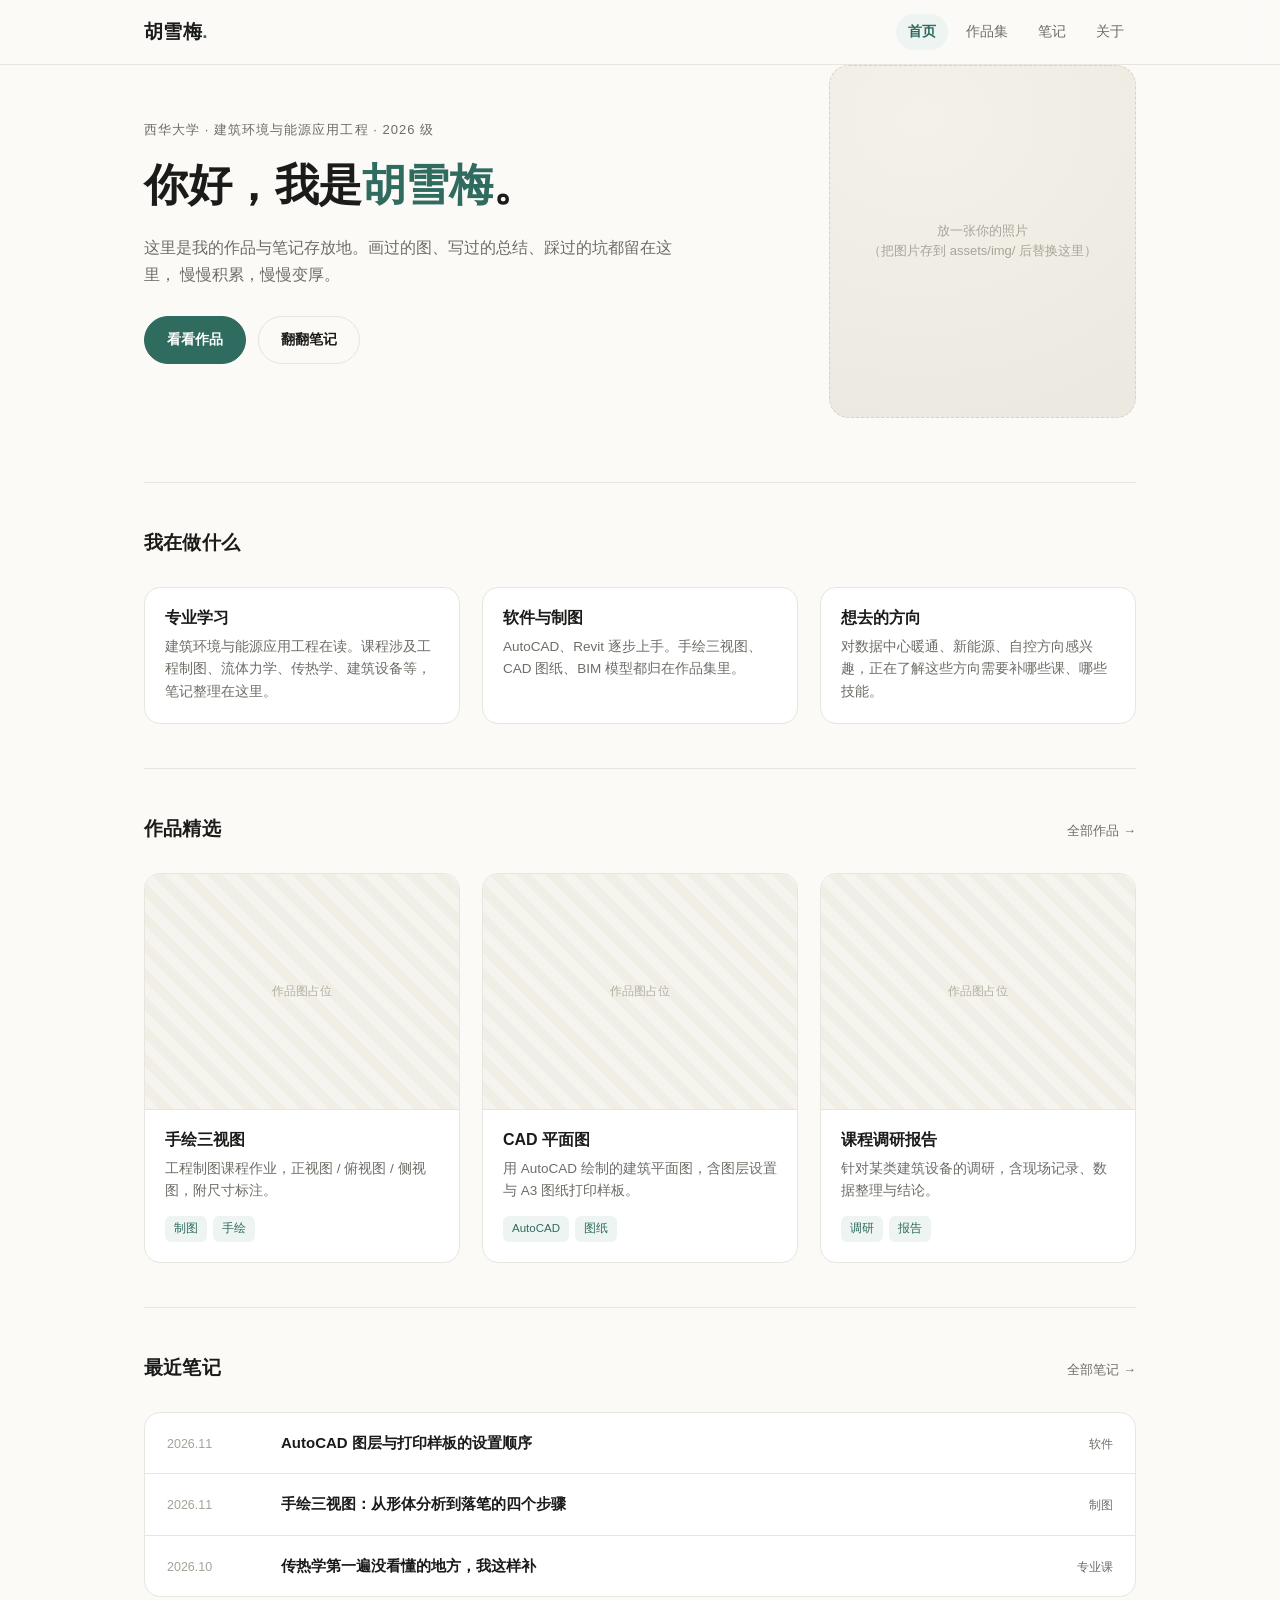
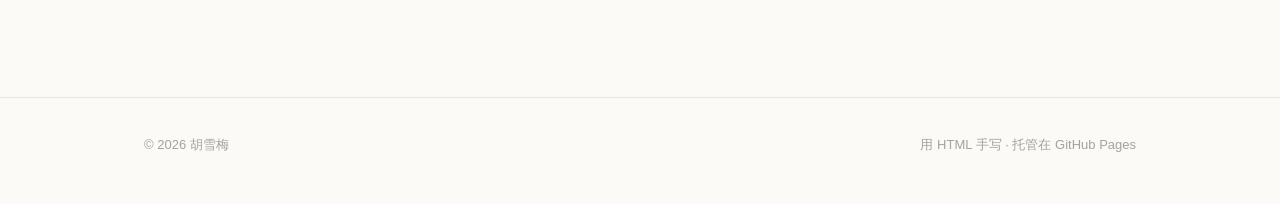
<file: index.html>
<!DOCTYPE html>
<html lang="zh-CN">
<head>
<meta charset="UTF-8">
<meta name="viewport" content="width=device-width, initial-scale=1">
<title>胡雪梅 · 作品集与笔记</title>
<meta name="description" content="胡雪梅的个人作品集与学习笔记">
<link rel="stylesheet" href="assets/style.css">
</head>
<body>

<header class="site-header">
  <div class="wrap header-inner">
    <a class="brand" href="index.html">胡雪梅<span class="dot">.</span></a>
    <nav>
      <a href="index.html" class="active">首页</a>
      <a href="portfolio.html">作品集</a>
      <a href="notes.html">笔记</a>
      <a href="about.html">关于</a>
    </nav>
  </div>
</header>

<main class="wrap">

  <section class="hero">
    <div class="hero-text">
      <p class="eyebrow">西华大学 · 建筑环境与能源应用工程 · 2026 级</p>
      <h1>你好，我是<span class="hl">胡雪梅</span>。</h1>
      <p class="lead">
        这里是我的作品与笔记存放地。画过的图、写过的总结、踩过的坑都留在这里，
        慢慢积累，慢慢变厚。
      </p>
      <div class="hero-actions">
        <a class="btn" href="portfolio.html">看看作品</a>
        <a class="btn ghost" href="notes.html">翻翻笔记</a>
      </div>
    </div>
    <div class="hero-photo">
      放一张你的照片<br>（把图片存到 assets/img/ 后替换这里）
    </div>
  </section>

  <section class="section">
    <div class="section-head">
      <h2>我在做什么</h2>
    </div>
    <div class="grid">
      <article class="card">
        <div class="card-body">
          <h3>专业学习</h3>
          <p>建筑环境与能源应用工程在读。课程涉及工程制图、流体力学、传热学、建筑设备等，笔记整理在这里。</p>
        </div>
      </article>
      <article class="card">
        <div class="card-body">
          <h3>软件与制图</h3>
          <p>AutoCAD、Revit 逐步上手。手绘三视图、CAD 图纸、BIM 模型都归在作品集里。</p>
        </div>
      </article>
      <article class="card">
        <div class="card-body">
          <h3>想去的方向</h3>
          <p>对数据中心暖通、新能源、自控方向感兴趣，正在了解这些方向需要补哪些课、哪些技能。</p>
        </div>
      </article>
    </div>
  </section>

  <section class="section">
    <div class="section-head">
      <h2>作品精选</h2>
      <a class="more" href="portfolio.html">全部作品 →</a>
    </div>
    <div class="grid">

      <article class="card">
        <div class="thumb">作品图占位</div>
        <div class="card-body">
          <h3>手绘三视图</h3>
          <p>工程制图课程作业，正视图 / 俯视图 / 侧视图，附尺寸标注。</p>
          <div class="tags"><span>制图</span><span>手绘</span></div>
        </div>
      </article>

      <article class="card">
        <div class="thumb">作品图占位</div>
        <div class="card-body">
          <h3>CAD 平面图</h3>
          <p>用 AutoCAD 绘制的建筑平面图，含图层设置与 A3 图纸打印样板。</p>
          <div class="tags"><span>AutoCAD</span><span>图纸</span></div>
        </div>
      </article>

      <article class="card">
        <div class="thumb">作品图占位</div>
        <div class="card-body">
          <h3>课程调研报告</h3>
          <p>针对某类建筑设备的调研，含现场记录、数据整理与结论。</p>
          <div class="tags"><span>调研</span><span>报告</span></div>
        </div>
      </article>

    </div>
  </section>

  <section class="section">
    <div class="section-head">
      <h2>最近笔记</h2>
      <a class="more" href="notes.html">全部笔记 →</a>
    </div>
    <div class="notes">
      <a class="note-row" href="#">
        <span class="note-date">2026.11</span>
        <span class="note-title">AutoCAD 图层与打印样板的设置顺序</span>
        <span class="note-cat">软件</span>
      </a>
      <a class="note-row" href="#">
        <span class="note-date">2026.11</span>
        <span class="note-title">手绘三视图：从形体分析到落笔的四个步骤</span>
        <span class="note-cat">制图</span>
      </a>
      <a class="note-row" href="#">
        <span class="note-date">2026.10</span>
        <span class="note-title">传热学第一遍没看懂的地方，我这样补</span>
        <span class="note-cat">专业课</span>
      </a>
    </div>
  </section>

</main>

<footer>
  <div class="wrap footer-inner">
    <span>© 2026 胡雪梅</span>
    <span>用 HTML 手写 · 托管在 GitHub Pages</span>
  </div>
</footer>

</body>
</html>
</file>
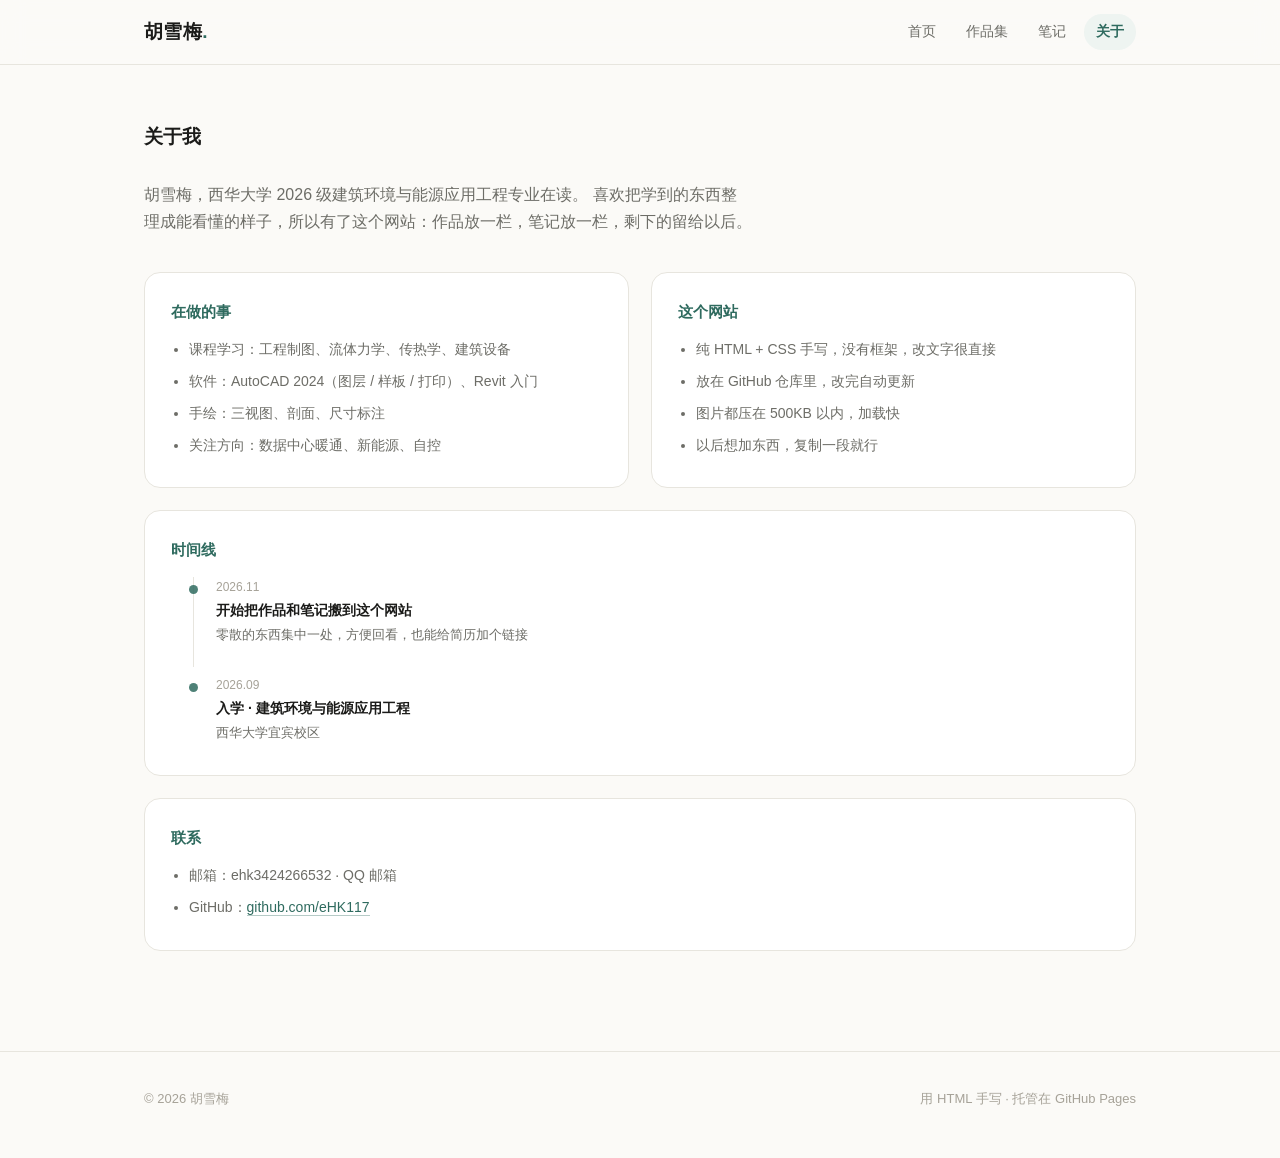
<file: about.html>
<!DOCTYPE html>
<html lang="zh-CN">
<head>
<meta charset="UTF-8">
<meta name="viewport" content="width=device-width, initial-scale=1">
<title>关于 · 胡雪梅</title>
<link rel="stylesheet" href="assets/style.css">
</head>
<body>

<header class="site-header">
  <div class="wrap header-inner">
    <a class="brand" href="index.html">胡雪梅<span class="dot">.</span></a>
    <nav>
      <a href="index.html">首页</a>
      <a href="portfolio.html">作品集</a>
      <a href="notes.html">笔记</a>
      <a href="about.html" class="active">关于</a>
    </nav>
  </div>
</header>

<main class="wrap">

  <section class="section" style="border-top:none;padding-top:56px">
    <div class="section-head"><h2>关于我</h2></div>

    <p class="lead" style="max-width:38em">
      胡雪梅，西华大学 2026 级建筑环境与能源应用工程专业在读。
      喜欢把学到的东西整理成能看懂的样子，所以有了这个网站：作品放一栏，笔记放一栏，剩下的留给以后。
    </p>

    <div class="about-grid" style="margin-top:36px">

      <div class="panel">
        <h3>在做的事</h3>
        <ul>
          <li>课程学习：工程制图、流体力学、传热学、建筑设备</li>
          <li>软件：AutoCAD 2024（图层 / 样板 / 打印）、Revit 入门</li>
          <li>手绘：三视图、剖面、尺寸标注</li>
          <li>关注方向：数据中心暖通、新能源、自控</li>
        </ul>
      </div>

      <div class="panel">
        <h3>这个网站</h3>
        <ul>
          <li>纯 HTML + CSS 手写，没有框架，改文字很直接</li>
          <li>放在 GitHub 仓库里，改完自动更新</li>
          <li>图片都压在 500KB 以内，加载快</li>
          <li>以后想加东西，复制一段就行</li>
        </ul>
      </div>

    </div>

    <div class="panel" style="margin-top:22px">
      <h3>时间线</h3>
      <ul class="timeline">
        <li>
          <span class="t-year">2026.11</span>
          <span class="t-text">开始把作品和笔记搬到这个网站</span>
          <span class="t-desc">零散的东西集中一处，方便回看，也能给简历加个链接</span>
        </li>
        <li>
          <span class="t-year">2026.09</span>
          <span class="t-text">入学 · 建筑环境与能源应用工程</span>
          <span class="t-desc">西华大学宜宾校区</span>
        </li>
      </ul>
    </div>

    <div class="panel" style="margin-top:22px">
      <h3>联系</h3>
      <ul>
        <li>邮箱：ehk3424266532 · QQ 邮箱</li>
        <li>GitHub：<a href="https://github.com/eHK117" style="color:var(--accent);border-bottom:1px solid rgba(47,107,95,.35)">github.com/eHK117</a></li>
      </ul>
    </div>

  </section>

</main>

<footer>
  <div class="wrap footer-inner">
    <span>© 2026 胡雪梅</span>
    <span>用 HTML 手写 · 托管在 GitHub Pages</span>
  </div>
</footer>

</body>
</html>
</file>
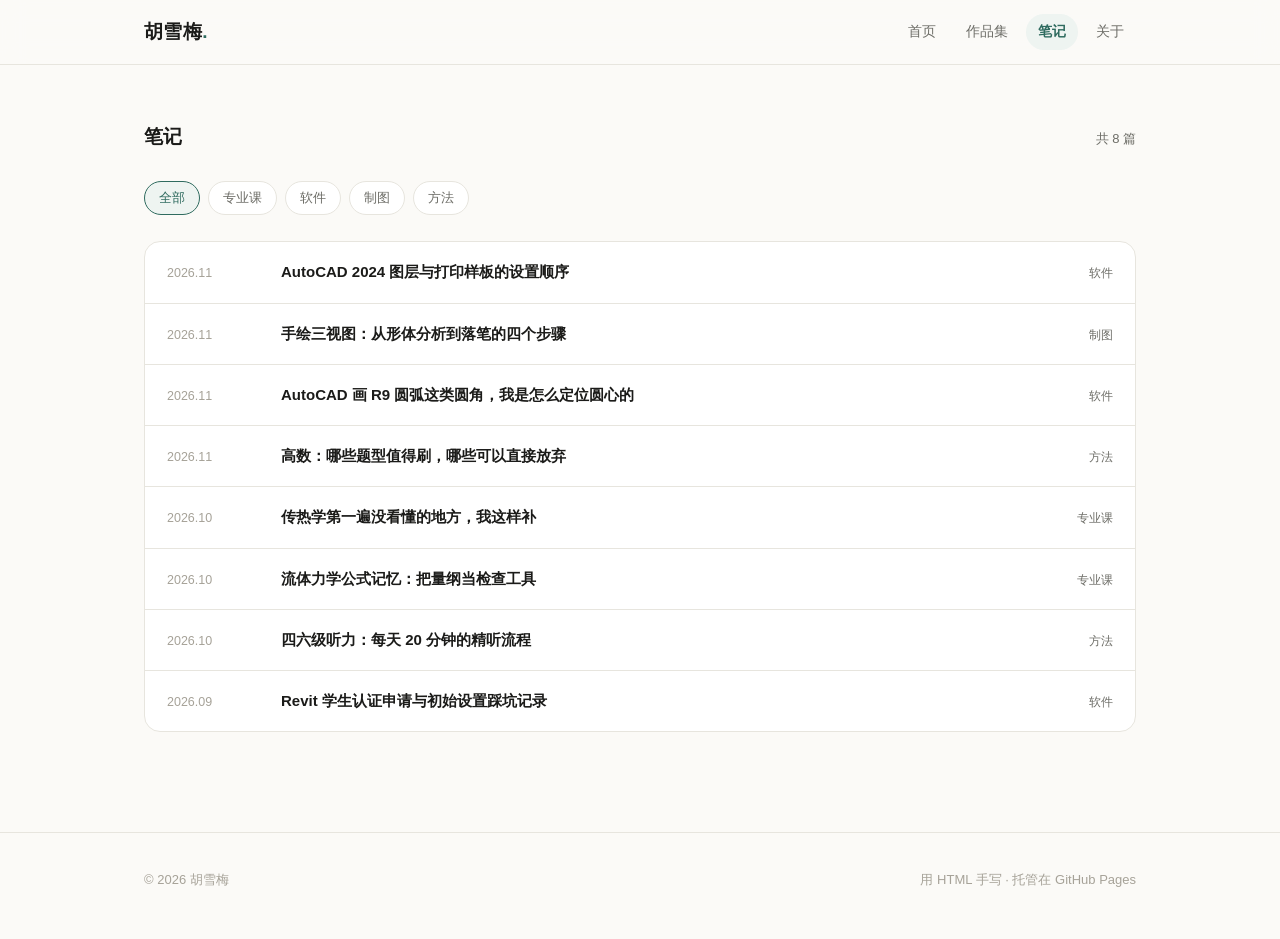
<file: notes.html>
<!DOCTYPE html>
<html lang="zh-CN">
<head>
<meta charset="UTF-8">
<meta name="viewport" content="width=device-width, initial-scale=1">
<title>笔记 · 胡雪梅</title>
<link rel="stylesheet" href="assets/style.css">
</head>
<body>

<header class="site-header">
  <div class="wrap header-inner">
    <a class="brand" href="index.html">胡雪梅<span class="dot">.</span></a>
    <nav>
      <a href="index.html">首页</a>
      <a href="portfolio.html">作品集</a>
      <a href="notes.html" class="active">笔记</a>
      <a href="about.html">关于</a>
    </nav>
  </div>
</header>

<main class="wrap">

  <section class="section" style="border-top:none;padding-top:56px">

    <div class="section-head">
      <h2>笔记</h2>
      <span class="more">共 8 篇</span>
    </div>

    <div class="note-filters">
      <span class="on">全部</span>
      <span>专业课</span>
      <span>软件</span>
      <span>制图</span>
      <span>方法</span>
    </div>

    <div class="notes">
      <a class="note-row" href="#">
        <span class="note-date">2026.11</span>
        <span class="note-title">AutoCAD 2024 图层与打印样板的设置顺序</span>
        <span class="note-cat">软件</span>
      </a>
      <a class="note-row" href="#">
        <span class="note-date">2026.11</span>
        <span class="note-title">手绘三视图：从形体分析到落笔的四个步骤</span>
        <span class="note-cat">制图</span>
      </a>
      <a class="note-row" href="#">
        <span class="note-date">2026.11</span>
        <span class="note-title">AutoCAD 画 R9 圆弧这类圆角，我是怎么定位圆心的</span>
        <span class="note-cat">软件</span>
      </a>
      <a class="note-row" href="#">
        <span class="note-date">2026.11</span>
        <span class="note-title">高数：哪些题型值得刷，哪些可以直接放弃</span>
        <span class="note-cat">方法</span>
      </a>
      <a class="note-row" href="#">
        <span class="note-date">2026.10</span>
        <span class="note-title">传热学第一遍没看懂的地方，我这样补</span>
        <span class="note-cat">专业课</span>
      </a>
      <a class="note-row" href="#">
        <span class="note-date">2026.10</span>
        <span class="note-title">流体力学公式记忆：把量纲当检查工具</span>
        <span class="note-cat">专业课</span>
      </a>
      <a class="note-row" href="#">
        <span class="note-date">2026.10</span>
        <span class="note-title">四六级听力：每天 20 分钟的精听流程</span>
        <span class="note-cat">方法</span>
      </a>
      <a class="note-row" href="#">
        <span class="note-date">2026.09</span>
        <span class="note-title">Revit 学生认证申请与初始设置踩坑记录</span>
        <span class="note-cat">软件</span>
      </a>
    </div>

  </section>

</main>

<footer>
  <div class="wrap footer-inner">
    <span>© 2026 胡雪梅</span>
    <span>用 HTML 手写 · 托管在 GitHub Pages</span>
  </div>
</footer>

</body>
</html>
</file>
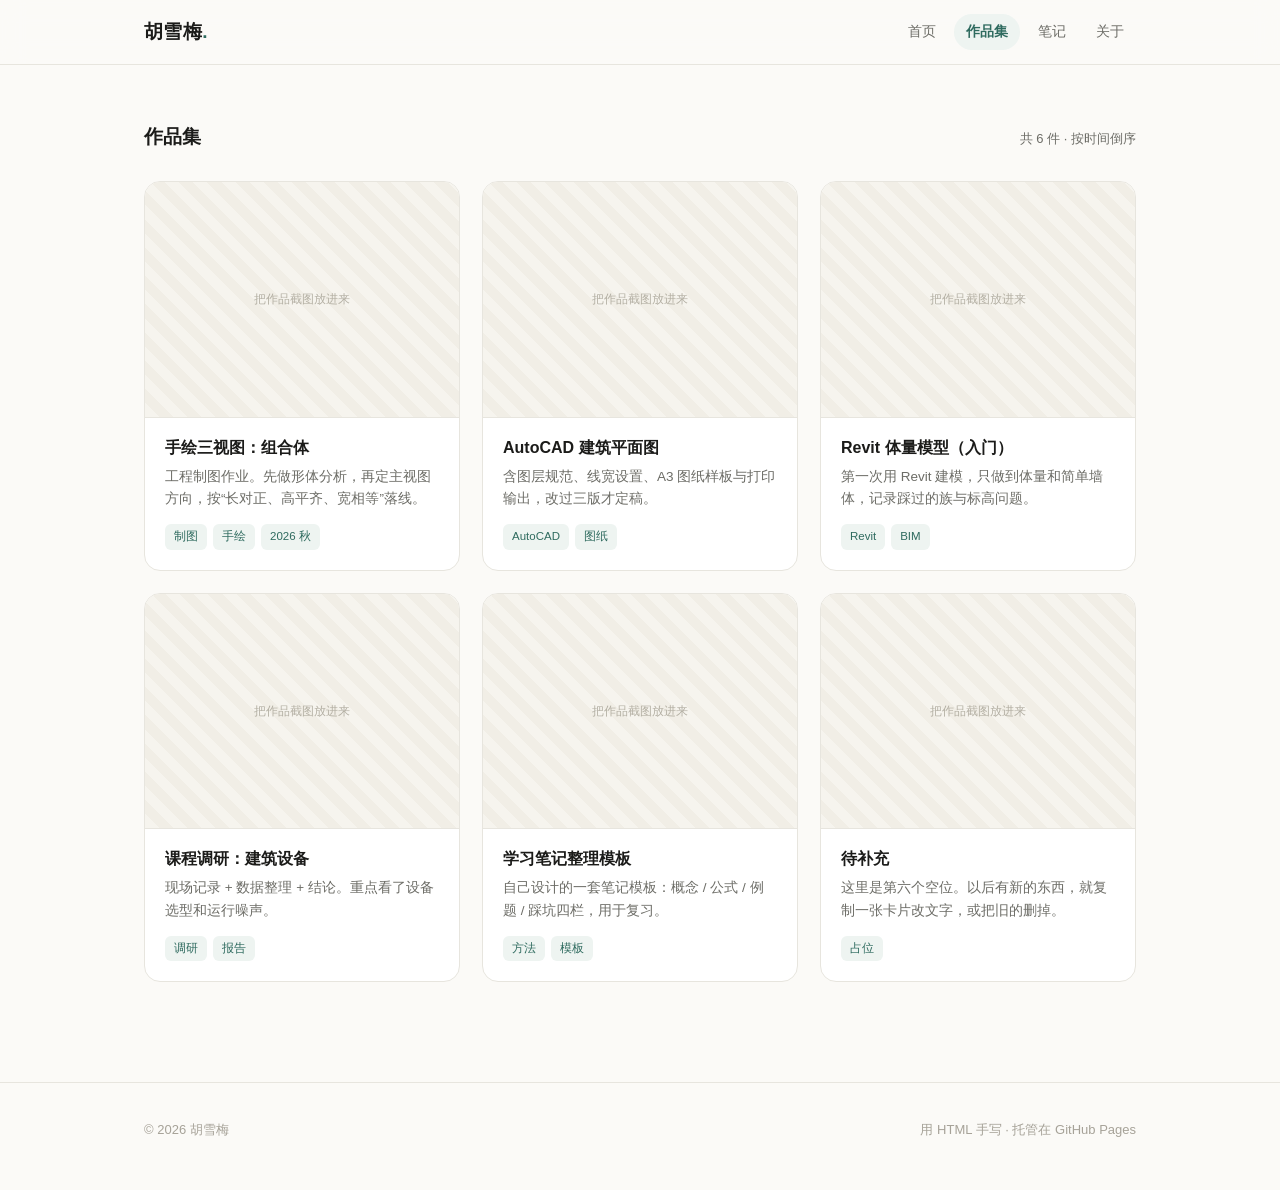
<file: portfolio.html>
<!DOCTYPE html>
<html lang="zh-CN">
<head>
<meta charset="UTF-8">
<meta name="viewport" content="width=device-width, initial-scale=1">
<title>作品集 · 胡雪梅</title>
<link rel="stylesheet" href="assets/style.css">
</head>
<body>

<header class="site-header">
  <div class="wrap header-inner">
    <a class="brand" href="index.html">胡雪梅<span class="dot">.</span></a>
    <nav>
      <a href="index.html">首页</a>
      <a href="portfolio.html" class="active">作品集</a>
      <a href="notes.html">笔记</a>
      <a href="about.html">关于</a>
    </nav>
  </div>
</header>

<main class="wrap">

  <section class="section" style="border-top:none;padding-top:56px">
    <div class="section-head">
      <h2>作品集</h2>
      <span class="more">共 6 件 · 按时间倒序</span>
    </div>

    <div class="grid">

      <article class="card">
        <div class="thumb">把作品截图放进来</div>
        <div class="card-body">
          <h3>手绘三视图：组合体</h3>
          <p>工程制图作业。先做形体分析，再定主视图方向，按“长对正、高平齐、宽相等”落线。</p>
          <div class="tags"><span>制图</span><span>手绘</span><span>2026 秋</span></div>
        </div>
      </article>

      <article class="card">
        <div class="thumb">把作品截图放进来</div>
        <div class="card-body">
          <h3>AutoCAD 建筑平面图</h3>
          <p>含图层规范、线宽设置、A3 图纸样板与打印输出，改过三版才定稿。</p>
          <div class="tags"><span>AutoCAD</span><span>图纸</span></div>
        </div>
      </article>

      <article class="card">
        <div class="thumb">把作品截图放进来</div>
        <div class="card-body">
          <h3>Revit 体量模型（入门）</h3>
          <p>第一次用 Revit 建模，只做到体量和简单墙体，记录踩过的族与标高问题。</p>
          <div class="tags"><span>Revit</span><span>BIM</span></div>
        </div>
      </article>

      <article class="card">
        <div class="thumb">把作品截图放进来</div>
        <div class="card-body">
          <h3>课程调研：建筑设备</h3>
          <p>现场记录 + 数据整理 + 结论。重点看了设备选型和运行噪声。</p>
          <div class="tags"><span>调研</span><span>报告</span></div>
        </div>
      </article>

      <article class="card">
        <div class="thumb">把作品截图放进来</div>
        <div class="card-body">
          <h3>学习笔记整理模板</h3>
          <p>自己设计的一套笔记模板：概念 / 公式 / 例题 / 踩坑四栏，用于复习。</p>
          <div class="tags"><span>方法</span><span>模板</span></div>
        </div>
      </article>

      <article class="card">
        <div class="thumb">把作品截图放进来</div>
        <div class="card-body">
          <h3>待补充</h3>
          <p>这里是第六个空位。以后有新的东西，就复制一张卡片改文字，或把旧的删掉。</p>
          <div class="tags"><span>占位</span></div>
        </div>
      </article>

    </div>
  </section>

</main>

<footer>
  <div class="wrap footer-inner">
    <span>© 2026 胡雪梅</span>
    <span>用 HTML 手写 · 托管在 GitHub Pages</span>
  </div>
</footer>

</body>
</html>
</file>
<file: assets/style.css>
:root{
  --bg:#fbfaf7;
  --surface:#ffffff;
  --ink:#1b1b19;
  --muted:#6d6d67;
  --line:#e7e5de;
  --accent:#2f6b5f;
  --accent-soft:#eef4f1;
  --radius:16px;
  --max:1040px;
}

*{box-sizing:border-box;margin:0;padding:0}

html{-webkit-text-size-adjust:100%}

body{
  font-family:-apple-system,"PingFang SC","Microsoft YaHei","Segoe UI",sans-serif;
  background:var(--bg);
  color:var(--ink);
  line-height:1.7;
  font-size:16px;
  -webkit-font-smoothing:antialiased;
}

a{color:inherit;text-decoration:none}

.wrap{max-width:var(--max);margin:0 auto;padding:0 24px}

/* ---------- header ---------- */

.site-header{
  position:sticky;top:0;z-index:20;
  background:rgba(251,250,247,.88);
  backdrop-filter:blur(12px);
  border-bottom:1px solid var(--line);
}

.header-inner{
  display:flex;align-items:center;justify-content:space-between;
  height:64px;
}

.brand{
  font-size:19px;font-weight:700;letter-spacing:.02em;
}
.brand .dot{color:var(--accent)}

nav{display:flex;gap:6px;flex-wrap:wrap}

nav a{
  font-size:14px;color:var(--muted);
  padding:6px 12px;border-radius:999px;
  transition:.2s;
}
nav a:hover{color:var(--ink);background:#f1efe9}
nav a.active{color:var(--accent);background:var(--accent-soft);font-weight:600}

/* ---------- hero ---------- */

main{padding:56px 0 0}

.hero{
  display:grid;
  grid-template-columns:1.35fr .65fr;
  gap:48px;
  align-items:center;
  padding-bottom:64px;
}

.eyebrow{
  font-size:13px;letter-spacing:.08em;text-transform:uppercase;
  color:var(--muted);margin-bottom:16px;
}

h1{
  font-size:clamp(28px,4.2vw,44px);
  line-height:1.28;font-weight:700;
  letter-spacing:-.01em;
  margin-bottom:20px;
}
h1 .hl{color:var(--accent)}

.lead{color:var(--muted);font-size:16px;max-width:34em;margin-bottom:28px}

.hero-actions{display:flex;gap:12px;flex-wrap:wrap}

.btn{
  display:inline-block;
  padding:11px 22px;border-radius:999px;
  background:var(--accent);color:#fff;
  font-size:14px;font-weight:600;
  transition:.2s;
  border:1px solid var(--accent);
}
.btn:hover{background:#265a50;border-color:#265a50}

.btn.ghost{
  background:transparent;color:var(--ink);border-color:var(--line);
}
.btn.ghost:hover{background:#fff;border-color:#cfccc2}

.hero-photo{
  aspect-ratio:1/1.15;
  border-radius:20px;
  border:1px dashed #d5d2c8;
  background:
    radial-gradient(120% 90% at 30% 15%,#f4f1ea 0%,#ece9e0 100%);
  display:flex;align-items:center;justify-content:center;
  text-align:center;
  color:#a8a49a;font-size:13px;line-height:1.6;
  padding:20px;
}

/* ---------- section ---------- */

.section{padding:44px 0;border-top:1px solid var(--line)}

.section-head{
  display:flex;align-items:baseline;justify-content:space-between;
  gap:16px;margin-bottom:28px;
}
.section-head h2{
  font-size:19px;font-weight:700;letter-spacing:.01em;
}
.section-head .more{
  font-size:13px;color:var(--muted);
  border-bottom:1px solid transparent;transition:.2s;
}
.section-head .more:hover{color:var(--accent);border-color:var(--accent)}

/* ---------- cards ---------- */

.grid{
  display:grid;
  grid-template-columns:repeat(auto-fill,minmax(280px,1fr));
  gap:22px;
}

.card{
  background:var(--surface);
  border:1px solid var(--line);
  border-radius:var(--radius);
  overflow:hidden;
  transition:.25s;
  display:flex;flex-direction:column;
}
.card:hover{
  transform:translateY(-3px);
  border-color:#d8d5ca;
  box-shadow:0 12px 28px -18px rgba(30,30,25,.35);
}

.thumb{
  aspect-ratio:4/3;
  background:
    repeating-linear-gradient(45deg,#f6f4ee,#f6f4ee 10px,#f1eee6 10px,#f1eee6 20px);
  display:flex;align-items:center;justify-content:center;
  color:#b3afa3;font-size:12px;
  border-bottom:1px solid var(--line);
}
.thumb img{width:100%;height:100%;object-fit:cover;display:block}

.card-body{padding:18px 20px 20px}

.card h3{font-size:16px;font-weight:700;margin-bottom:6px;line-height:1.5}

.card p{font-size:13.5px;color:var(--muted);line-height:1.65}

.tags{display:flex;gap:6px;flex-wrap:wrap;margin-top:14px}
.tags span{
  font-size:11.5px;color:var(--accent);
  background:var(--accent-soft);
  padding:3px 9px;border-radius:6px;
}

/* ---------- notes list ---------- */

.note-filters{display:flex;gap:8px;flex-wrap:wrap;margin-bottom:26px}
.note-filters span{
  font-size:13px;padding:5px 14px;border-radius:999px;
  border:1px solid var(--line);color:var(--muted);background:#fff;
}
.note-filters span.on{border-color:var(--accent);color:var(--accent);background:var(--accent-soft)}

.notes{background:var(--surface);border:1px solid var(--line);border-radius:var(--radius);overflow:hidden}

.note-row{
  display:grid;
  grid-template-columns:96px 1fr auto;
  gap:18px;align-items:baseline;
  padding:18px 22px;
  border-bottom:1px solid var(--line);
  transition:.2s;
}
.note-row:last-child{border-bottom:none}
.note-row:hover{background:#faf9f4}

.note-date{font-size:12.5px;color:#a6a298;font-variant-numeric:tabular-nums}
.note-title{font-size:15px;font-weight:600;line-height:1.6}
.note-cat{font-size:12px;color:var(--muted);white-space:nowrap}

/* ---------- about ---------- */

.about-grid{display:grid;grid-template-columns:1fr 1fr;gap:22px}

.panel{
  background:var(--surface);border:1px solid var(--line);
  border-radius:var(--radius);padding:26px 26px 22px;
}
.panel h3{font-size:15px;font-weight:700;margin-bottom:14px;color:var(--accent)}
.panel ul{padding-left:18px}
.panel li{font-size:14px;color:var(--muted);margin-bottom:8px}

.timeline{list-style:none;padding:0}
.timeline li{
  position:relative;
  padding-left:22px;padding-bottom:20px;
  border-left:1px solid var(--line);
  margin-left:4px;
}
.timeline li:last-child{border-left-color:transparent;padding-bottom:0}
.timeline li::before{
  content:"";position:absolute;left:-5px;top:8px;
  width:9px;height:9px;border-radius:50%;
  background:var(--accent);opacity:.85;
}
.timeline .t-year{font-size:12px;color:#a6a298;display:block;margin-bottom:2px}
.timeline .t-text{font-size:14px;color:var(--ink);font-weight:600;display:block}
.timeline .t-desc{font-size:13px;color:var(--muted)}

/* ---------- footer ---------- */

footer{
  border-top:1px solid var(--line);
  padding:36px 0 48px;
  margin-top:56px;
}
.footer-inner{
  display:flex;justify-content:space-between;gap:20px;flex-wrap:wrap;
  font-size:13px;color:#a6a298;
}

/* ---------- responsive ---------- */

@media (max-width:820px){
  .hero{grid-template-columns:1fr;gap:32px;padding-bottom:44px}
  .hero-photo{max-width:220px;order:-1}
  .about-grid{grid-template-columns:1fr}
  .note-row{grid-template-columns:1fr;gap:4px;padding:16px 18px}
  .note-cat{display:none}
  .wrap{padding:0 18px}
  .header-inner{height:58px}
}
</file>
